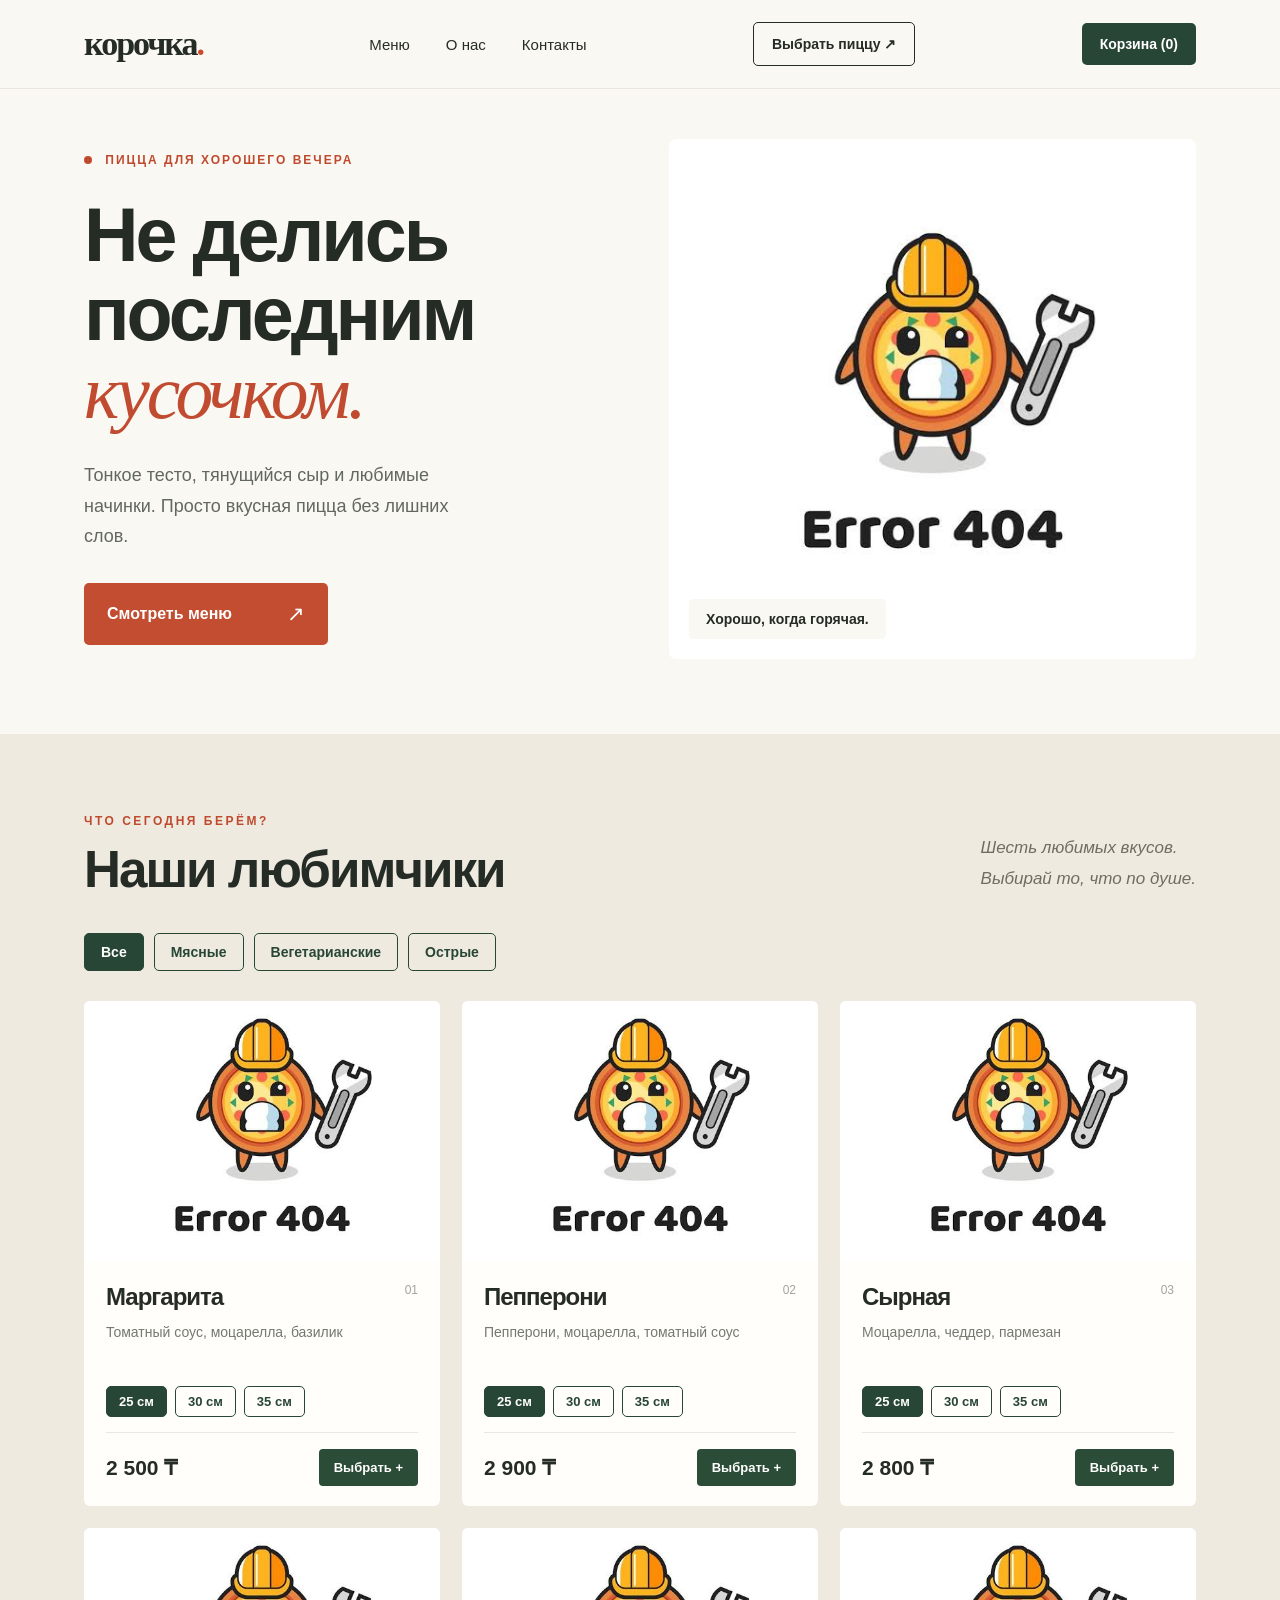
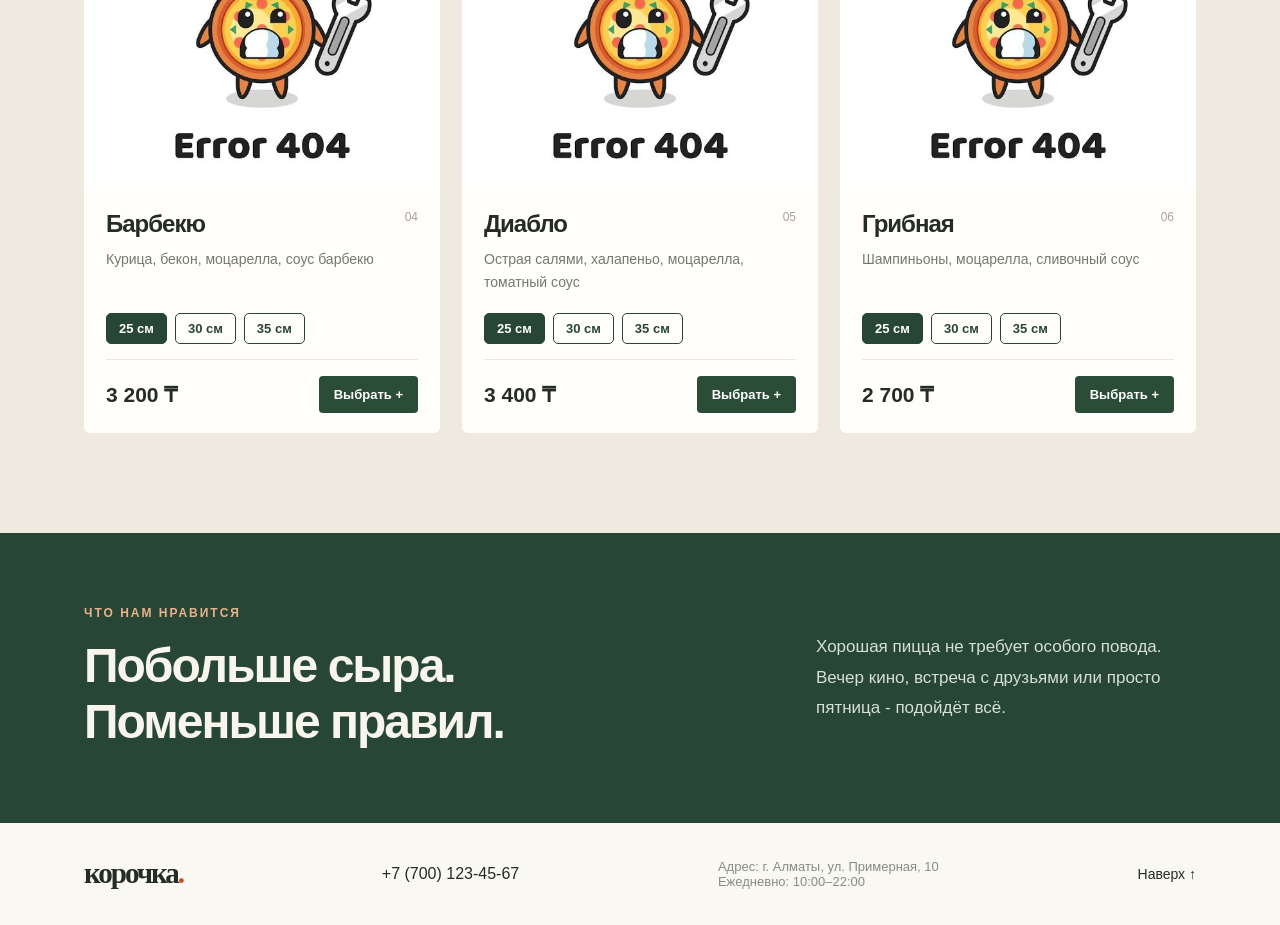
<file: index.html>
<!DOCTYPE html>
<html lang="ru">
<head>
    <meta charset="UTF-8">
    <meta name="viewport" content="width=device-width, initial-scale=1.0">
    <title>Корочка - пицца для своих</title>
    <link rel="stylesheet" href="style.css">
</head>
<body>
 <header class="header">
    <div class="container header-inner">
        <a href="#home" class="logo">корочка<span>.</span></a>
         <nav class="nav">
             <a href="#menu">Меню</a>
            <a href="#about">О нас</a>
             <a href="#contacts">Контакты</a>
         </nav>
         <button class="burger" type="button" aria-label="Открыть меню" aria-expanded="false">
    ☰
</button>
          <a class="header-button" href="#menu">Выбрать пиццу ↗</a>
          <button class="cart-button" type="button">
    Корзина (<span id="cart-count">0</span>)
</button>
     </div>
    </header>

    <main>
     <section class="hero" id="home">
        <div class="container hero-inner">
            <div class="hero-text">
                 <p class="eyebrow"><span class="dot"></span> ПИЦЦА ДЛЯ ХОРОШЕГО ВЕЧЕРА</p>
                 <h1>Не делись<br>последним<br><em>кусочком.</em></h1>
                 <p class="hero-description">Тонкое тесто, тянущийся сыр и любимые начинки. Просто вкусная пицца без лишних слов.</p>
                 <a class="button" href="#menu">Смотреть меню <span>↗</span></a>
        </div>
        <div class="hero-photo">
                    <img src="https://images.pexels.com/photos/6147827/pexels-photo-6147827.jpeg?auto=compress&amp;cs=tinysrgb&amp;w=800&amp;fm=webp"
                         alt="Аппетитная пицца с сыром и базиликом"
                         onerror="this.onerror=null; this.src='pizza-fallback.png'">
         <div class="photo-label">Хорошо, когда горячая.</div>
         </div>
        </div>
        </section>

        <section class="menu-section" id="menu">
            <div class="container">
                <div class="section-heading">
                    <div>
                        <p class="eyebrow">ЧТО СЕГОДНЯ БЕРЁМ?</p>
                        <h2>Наши любимчики</h2>
                    </div>
                   <p>Шесть любимых вкусов.<br>Выбирай то, что по душе.</p>
                </div>
                <div class="pizza-filters">
    <button type="button" class="filter-button active" data-category="all">Все</button>
    <button type="button" class="filter-button" data-category="meat">Мясные</button>
    <button type="button" class="filter-button" data-category="vegetarian">Вегетарианские</button>
    <button type="button" class="filter-button" data-category="spicy">Острые</button>
                </div>

                <div class="pizza-grid">
                </div>
                </div>
        
        </section>
        <section class="about" id="about">
            <div class="container about-inner">
                <div>
                    <p class="eyebrow">ЧТО НАМ НРАВИТСЯ</p>
                    <h2>Побольше сыра.<br>Поменьше правил.</h2>
                </div>
                <p>Хорошая пицца не требует особого повода. Вечер кино, встреча с друзьями или просто пятница - подойдёт всё.</p>
            </div>
        </section>
    </main>

    <footer id="contacts">
        <div class="container footer-inner">
            <a href="#home" class="logo">корочка<span>.</span></a>
            <a href="tel:+77001234567">+7 (700) 123-45-67</a>           
            <div class="footer-contacts">
    <p>Адрес: г. Алматы, ул. Примерная, 10</p>
    <p>Ежедневно: 10:00–22:00</p>
        </div>
            <a href="#home">Наверх ↑</a>
        </div>
    </footer>
<div class="cart-modal" id="cart-modal" hidden>
    <div class="cart-content">
        <h2>Ваша корзина</h2>

        <div id="cart-items">
            Корзина пуста
        </div>

        <p>Итого: <strong id="cart-total">0 ₸</strong></p>

        <button type="button" id="clear-cart">
            Очистить корзину
        </button>
<button type="button" id="checkout-button">
    Оформить заказ
</button>

<form id="order-form" hidden>
    <h3>Оформление заказа</h3>

    <input type="text" id="customer-name"
           placeholder="Ваше имя" required>

    <input type="tel" id="customer-phone"
           placeholder="Ваш телефон" required>

    <button type="submit">Подтвердить заказ</button>
</form>

        <button type="button" id="close-cart">
            Закрыть
        </button>
    </div>
</div>
    <script src="data.js"></script>
    <script src="cart.js"></script>
    <script src="script.js"></script>
</body>
</html>
</file>
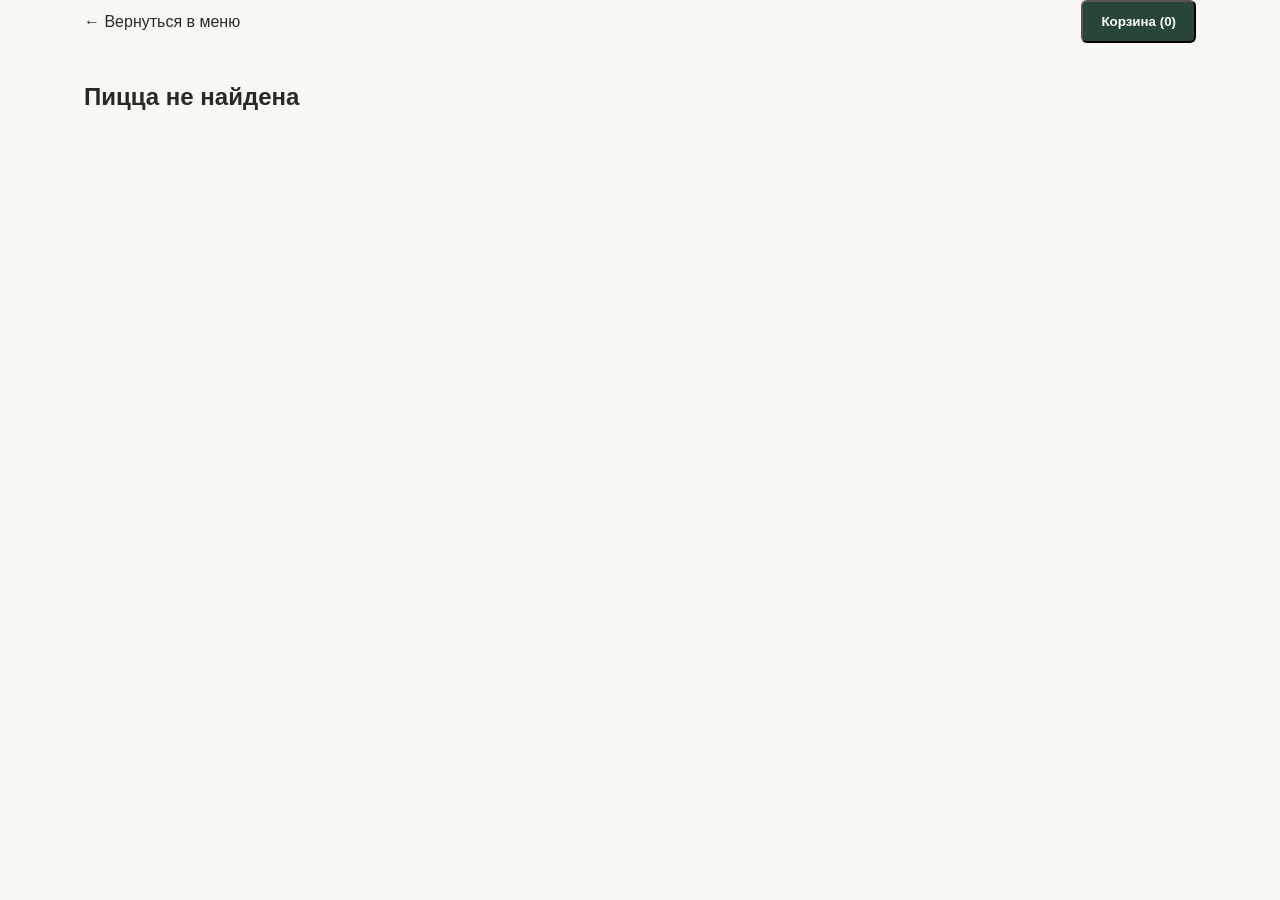
<file: pizza.html>
<!DOCTYPE html>
<html lang="ru">
<head>
    <meta charset="UTF-8">
    <meta name="viewport" content="width=device-width, initial-scale=1.0">
    <title>Пицца — Корочка</title>
    <link rel="stylesheet" href="style.css">
</head>
<body>
    <main class="pizza-page">
        <div class="container">
            <div class="pizza-page-header">
    <a href="index.html" class="back-link">← Вернуться в меню</a>

    <button type="button" class="detail-cart-link" id="detail-cart-button">
    Корзина (<span id="detail-cart-count">0</span>)
    </button>
</div>

            <div id="pizza-details"></div>
        </div>
    </main>
<div class="cart-modal" id="cart-modal" hidden>
    <div class="cart-content">
        <h2>Ваша корзина</h2>

        <div id="cart-items">
            Корзина пуста
        </div>

        <p>Итого: <strong id="cart-total">0 ₸</strong></p>

        <button type="button" id="clear-cart">
            Очистить корзину
        </button>
<button type="button" id="checkout-button">
    Оформить заказ
</button>

<form id="order-form" hidden>
    <h3>Оформление заказа</h3>

    <input type="text" id="customer-name"
           placeholder="Ваше имя" required>

    <input type="tel" id="customer-phone"
           placeholder="Ваш телефон" required>

    <button type="submit">Подтвердить заказ</button>
</form>

        <button type="button" id="close-cart">
            Закрыть
        </button>
    </div>
</div>
    <script src="data.js"></script>
    <script src="cart.js"></script>
    <script src="pizza.js"></script>
</body>
</html>
</file>
<file: style.css>
* { box-sizing: border-box; }
html { scroll-behavior: smooth; }
body {
    margin: 0;
    background: #faf8f2;
    color: #252b25;
    font-family: Arial, Helvetica, sans-serif;
}
a { color: inherit; text-decoration: none; }
button { font-family: inherit; cursor: pointer; }
.container { max-width: 1160px; margin: auto; padding: 0 24px; }

.header { background: #faf8f2; border-bottom: 1px solid #e7e5dd; }
.header-inner { height: 88px; display: flex; justify-content: space-between; align-items: center; }
.logo { font-family: Georgia, serif; font-weight: bold; font-size: 34px; letter-spacing: -2px; }
.logo span { color: #ca4c2c; }
.nav { display: flex; gap: 36px; font-size: 15px; }
.burger {
    display: none;
    background: none;
    border: none;
    font-size: 28px;
    cursor: pointer;
}
.nav a:hover, footer a:hover { color: #ca4c2c; }
.header-button { border: 1px solid #252b25; border-radius: 5px; padding: 13px 18px; font-size: 14px; font-weight: bold; }
.header-button:hover { background: #252b25; color: white; }

.hero { padding: 50px 0 75px; }
.hero-inner { display: grid; grid-template-columns: 1fr 1fr; gap: 58px; align-items: center; }
.eyebrow { font-size: 12px; font-weight: bold; letter-spacing: 2px; color: #bf4a2e; }
.dot { display: inline-block; width: 8px; height: 8px; border-radius: 50%; background: #bf4a2e; margin-right: 8px; }
h1, h2, h3, p { margin-top: 0; }
h1 { font-size: clamp(50px, 5.9vw, 84px); line-height: 1.04; letter-spacing: -3px; margin: 29px 0 27px; }
h1 em { color: #c14b30; font-family: Georgia, serif; font-weight: normal; }
.hero-description { max-width: 405px; font-size: 18px; line-height: 1.7; color: #626761; margin-bottom: 31px; }
.button { display: inline-flex; align-items: center; gap: 55px; border-radius: 5px; background: #c34d30; color: white; font-weight: bold; padding: 19px 23px; }
.button:hover { background: #a83e25; }
.button span { font-size: 21px; font-weight: normal; }
.hero-note { color: #8b8d83; font-size: 13px; margin: 23px 0 0; }
.hero-photo { position: relative; height: 520px; background: #e3d8ca; border-radius: 7px; overflow: hidden; }
.hero-photo img { display: block; width: 100%; height: 100%; object-fit: cover; }
.photo-label { position: absolute; bottom: 20px; left: 20px; background: #faf8f2; border-radius: 4px; padding: 12px 17px; font-size: 14px; font-weight: bold; }

.menu-section { padding: 80px 0 100px; background: #eeeae0; }
.section-heading { display: flex; align-items: end; justify-content: space-between; margin-bottom: 35px; }
.section-heading h2 { font-size: 49px; letter-spacing: -2px; margin: 14px 0 0; }
.section-heading > p { line-height: 1.65; color: #676b62; margin-bottom: 4px; }
.pizza-grid { display: grid; grid-template-columns: repeat(3, 1fr); gap: 22px; }
.pizza-card { background: #fffefb; overflow: hidden; border-radius: 6px; }
.pizza-card > img { width: 100%; height: 240px; object-fit: cover; display: block; background: #e3d4bc; }
.pizza-info { padding: 22px 22px 20px; }
.pizza-info h3 { font-size: 24px; letter-spacing: -1px; display: flex; align-items: start; justify-content: space-between; margin: 0 0 10px; }
.pizza-info h3 span { font-size: 12px; color: #a4a49d; letter-spacing: 0; font-weight: normal; }
.pizza-info > p { font-size: 14px; line-height: 1.6; color: #74796f; min-height: 45px; }
.pizza-bottom { display: flex; align-items: center; justify-content: space-between; padding-top: 16px; border-top: 1px solid #e9e7e1; }
.pizza-bottom strong { font-size: 21px; }
.pizza-bottom button { background: #2b4c36; color: white; border: 0; border-radius: 4px; padding: 11px 15px; font-size: 13px; font-weight: bold; }
.pizza-bottom button:hover { background: #1c3625; }

.about { background: #284635; padding: 73px 0; color: #f8f5ec; }
.about-inner { display: flex; gap: 70px; align-items: center; justify-content: space-between; }
.about .eyebrow { color: #e9b28b; }
.about h2 { font-size: 48px; line-height: 1.16; letter-spacing: -2px; margin: 18px 0 0; }
.about-inner > p { max-width: 380px; color: #d6e0d5; font-size: 17px; line-height: 1.8; margin: 0; }

footer { background: #faf8f2; }
.footer-inner { min-height: 102px; display: flex; align-items: center; justify-content: space-between; gap: 20px; }
.footer-inner .logo { font-size: 29px; }
.footer-inner p { color: #888c82; margin: 0; font-size: 13px; }
.footer-inner > a:last-child { font-size: 14px; }

@media (max-width: 760px) {
    .header-inner { height: 72px; }
    .logo { font-size: 29px; }
    .nav { display: none; }
    .header-button { display: none; }
    .hero { padding: 40px 0 60px; }
    .hero-inner { grid-template-columns: 1fr; gap: 34px; }
    h1 { font-size: 56px; letter-spacing: -2px; }
    .hero-photo { height: 400px; }
    .menu-section { padding: 60px 0; }
    .section-heading { display: block; }
    .section-heading h2 { font-size: 38px; }
    .section-heading > p { margin-top: 13px; }
    .pizza-grid { grid-template-columns: 1fr; }
    .pizza-card > img { height: 260px; }
    .pizza-info > p { min-height: 0; }
    .about { padding: 55px 0; }
    .about-inner { display: block; }
    .about h2 { font-size: 38px; }
    .about-inner > p { margin-top: 26px; }
    .footer-inner { flex-wrap: wrap; padding-top: 25px; padding-bottom: 25px; }
.burger {
    display: block; } 
    .nav.nav-open {
    display: flex;
    flex-direction: column;
    position: absolute;
    top: 72px;
    left: 0;
    width: 100%;
    padding: 20px 24px;
    background: #faf8f2;
    z-index: 10;
    box-shadow: 0 6px 12px rgba(0, 0, 0, 0.12);
    }
    .cart-button { order: 1; }
.burger { order: 2; }
  }
.cart-modal[hidden] {
    display: none;
}
.cart-modal {
    position: fixed;
    inset: 0;
    background: rgba(0, 0, 0, 0.5);
    display: flex;
    align-items: center;
    justify-content: center;
    z-index: 100;
    padding: 20px;
}
.cart-content {
    background: #faf8f2;
    padding: 30px;
    border-radius: 8px;
    width: 100%;
    max-width: 450px;
    max-height: 90vh;
    overflow-y: auto;
}
#order-form[hidden] {
    display: none;
}

.cart-content h2 {
    font-size: 30px;
    margin-bottom: 25px;
}

#cart-items {
    margin-bottom: 20px;
}

#cart-items > div {
    display: flex;
    align-items: center;
    gap: 12px;
    padding: 15px 0;
    border-bottom: 1px solid #e7e5dd;
}

#cart-items > div > span:first-child {
    flex: 1;
    font-size: 15px;
}

.plus-button,
.minus-button {
    background: #284635;
    color: white;
    border: none;
    border-radius: 5px;
    width: 30px;
    height: 30px;
    font-size: 18px;
}

.plus-button:hover,
.minus-button:hover {
    background: #c34d30;
}


#clear-cart,
#close-cart,
#checkout-button,
#order-form button {
    padding: 12px 16px;
    border: none;
    border-radius: 5px;
    font-size: 14px;
    font-weight: bold;
    margin: 5px 5px 5px 0;
}

#checkout-button,
#order-form button {
    background: #284635;
    color: white;
}

#clear-cart {
    background: #c34d30;
    color: white;
}

#close-cart {
    background: #e7e5dd;
    color: #252b25;
}


#order-form {
    margin-top: 20px;
    padding-top: 20px;
    border-top: 1px solid #e7e5dd;
}

#order-form h3 {
    font-size: 22px;
    margin-bottom: 15px;
}

#order-form input {
    display: block;
    width: 100%;
    padding: 14px;
    margin-bottom: 12px;
    border: 1px solid #d4d1c8;
    border-radius: 5px;
    background: white;
    font-size: 15px;
}

#order-form input:focus {
    outline: 2px solid #284635;
    outline-offset: 1px;
}
#clear-cart,
#checkout-button,
#close-cart {
    margin: 5px 3px 5px 0;
    padding: 11px 12px;
    font-size: 13px;
}

.cart-button {
    background: #284635;
    color: white;
    border: none;
    border-radius: 5px;
    padding: 13px 18px;
    font-size: 14px;
    font-weight: bold;
    cursor: pointer;
    white-space: nowrap;
    transition: background 0.2s;
}

.cart-button:hover {
    background: #c34d30;
}
@media (max-width: 760px) {
    .cart-button {
        padding: 10px 12px;
        font-size: 12px;
    }
}
.pizza-filters {
    display: flex;
    flex-wrap: wrap;
    gap: 10px;
    margin-top: 20px;
margin-bottom: 30px;
}

.filter-button,
.size-button {
    border: 1px solid #284635;
    border-radius: 5px;
    background: transparent;
    color: #284635;
    padding: 10px 16px;
    font-size: 14px;
    font-weight: 600;
    cursor: pointer;
    transition: 0.2s;
}

.filter-button:hover,
.size-button:hover {
    background: #e3e9df;
}

.filter-button.active,
.size-button.active {
    background: #284635;
    color: white;
}

.pizza-sizes {
    display: flex;
    flex-wrap: wrap;
    gap: 8px;
    margin-top: 20px;
    margin-bottom: 15px;
}

.size-button {
    padding: 7px 12px;
    font-size: 13px;
}
.menu-section .section-heading h2 {
    font-size: clamp(38px, 4vw, 54px);
    font-weight: 800;
    letter-spacing: -2px;
    line-height: 1.1;
}

.menu-section .section-heading > p {
    font-size: 17px;
    line-height: 1.8;
    font-style: italic;
    color: #716b60;
}

.menu-section .eyebrow {
    font-size: 12px;
    font-weight: 700;
    letter-spacing: 2.5px;
    text-transform: uppercase;
}
.detail-add-button {
    background: #284635;
    color: white;
    border: none;
    border-radius: 6px;
    padding: 15px 28px;
    font-size: 16px;
    font-weight: 600;
    cursor: pointer;
    transition: 0.2s;
}

.detail-add-button:hover {
    background: #3b624b;
}

.pizza-image-link {
    display: block;
    width: 100%;
    overflow: hidden;
}

.pizza-image-link img {
    display: block;
    width: 100%;
    height: 260px;
    object-fit: cover;
}

.pizza-info h3 a {
    color: inherit;
    text-decoration: none;
}

.pizza-info h3 a:hover {
    color: #c64b32;
}
.pizza-page-header {
    display: flex;
    justify-content: space-between;
    align-items: center;
    gap: 20px;
    margin-bottom: 40px;
}

.pizza-page-header .back-link {
    margin-bottom: 0;
}

.detail-cart-link {
    padding: 12px 18px;
    background: #284635;
    color: white;
    border-radius: 6px;
    text-decoration: none;
    font-weight: 600;
}

@media (max-width: 760px) {
    .pizza-page-header {
        flex-wrap: wrap;
    }
}
</file>
